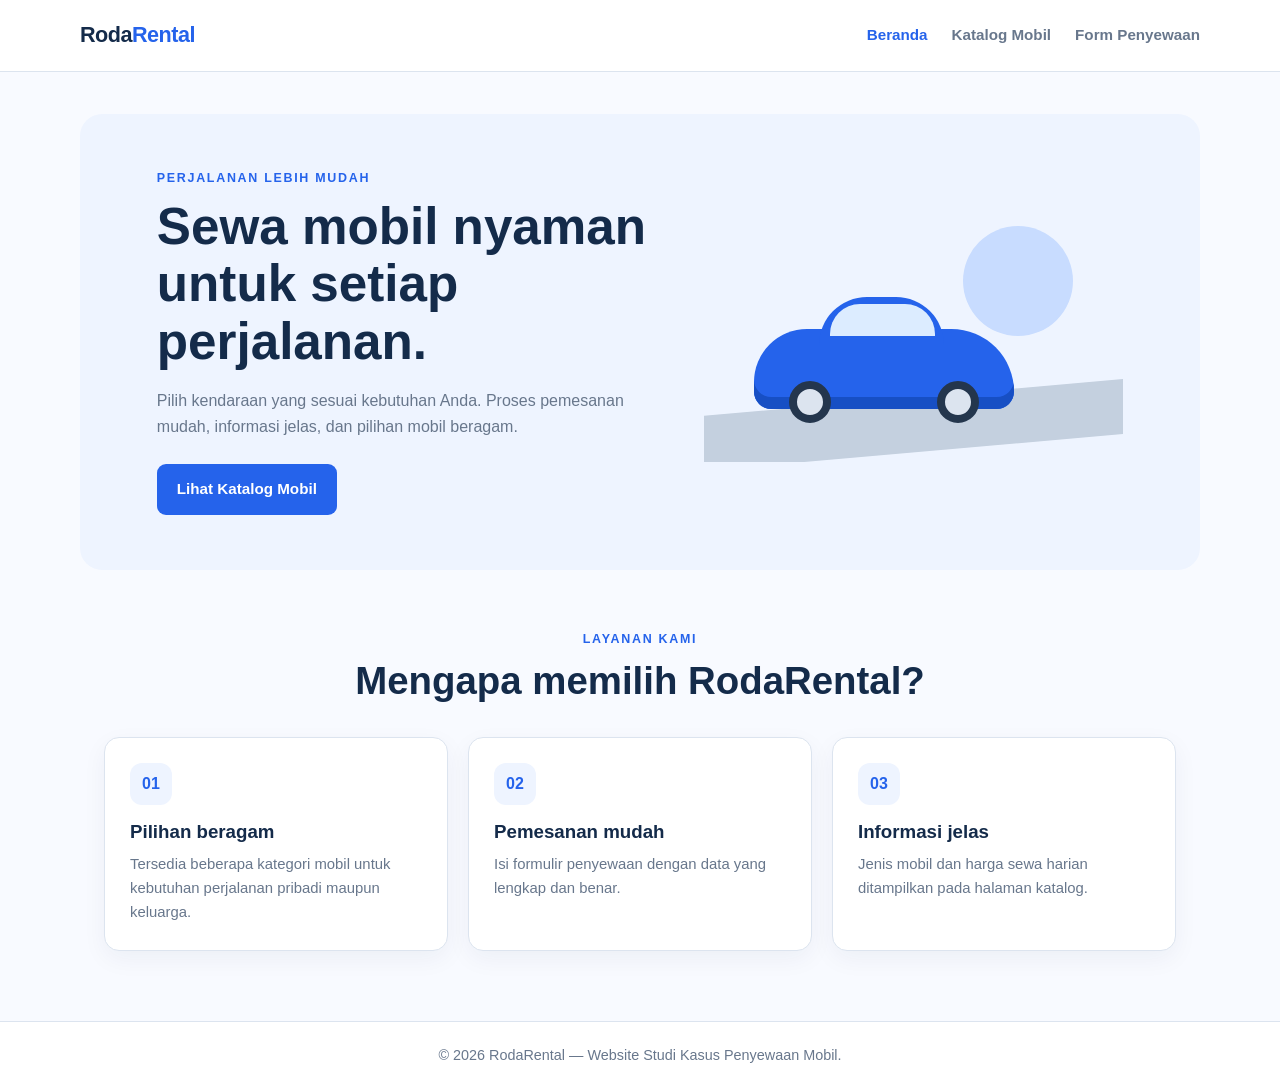
<file: index.html>
<!DOCTYPE html>
<html lang="id">
<head>
  <meta charset="UTF-8">
  <meta name="viewport" content="width=device-width, initial-scale=1.0">
  <meta name="description" content="Website layanan penyewaan mobil.">
  <title>Beranda | Rental Mobil</title>
  <link rel="stylesheet" href="style.css">
</head>
<body>
  <header class="site-header">
    <a class="brand" href="index.html">Roda<span>Rental</span></a>
    <nav aria-label="Navigasi utama">
      <a class="active" href="index.html">Beranda</a>
      <a href="katalog_011.html">Katalog Mobil</a>
      <a href="form.html">Form Penyewaan</a>
    </nav>
  </header>

  <main>
    <section class="hero">
      <div class="hero-copy">
        <p class="eyebrow">PERJALANAN LEBIH MUDAH</p>
        <h1>Sewa mobil nyaman untuk setiap perjalanan.</h1>
        <p>Pilih kendaraan yang sesuai kebutuhan Anda. Proses pemesanan mudah, informasi jelas, dan pilihan mobil beragam.</p>
        <a class="button" href="katalog_011.html">Lihat Katalog Mobil</a>
      </div>
      <div class="hero-art" role="img" aria-label="Ilustrasi mobil untuk layanan penyewaan">
        <div class="sun"></div><div class="road"></div>
        <div class="car"><div class="window"></div><div class="wheel wheel-one"></div><div class="wheel wheel-two"></div></div>
      </div>
    </section>

    <section class="section">
      <div class="section-heading">
        <p class="eyebrow">LAYANAN KAMI</p>
        <h2>Mengapa memilih RodaRental?</h2>
      </div>
      <div class="feature-grid">
        <article class="feature-card"><span class="feature-icon">01</span><h3>Pilihan beragam</h3><p>Tersedia beberapa kategori mobil untuk kebutuhan perjalanan pribadi maupun keluarga.</p></article>
        <article class="feature-card"><span class="feature-icon">02</span><h3>Pemesanan mudah</h3><p>Isi formulir penyewaan dengan data yang lengkap dan benar.</p></article>
        <article class="feature-card"><span class="feature-icon">03</span><h3>Informasi jelas</h3><p>Jenis mobil dan harga sewa harian ditampilkan pada halaman katalog.</p></article>
      </div>
    </section>
  </main>

  <footer><p>© 2026 RodaRental — Website Studi Kasus Penyewaan Mobil.</p></footer>
</body>
</html>
</file>
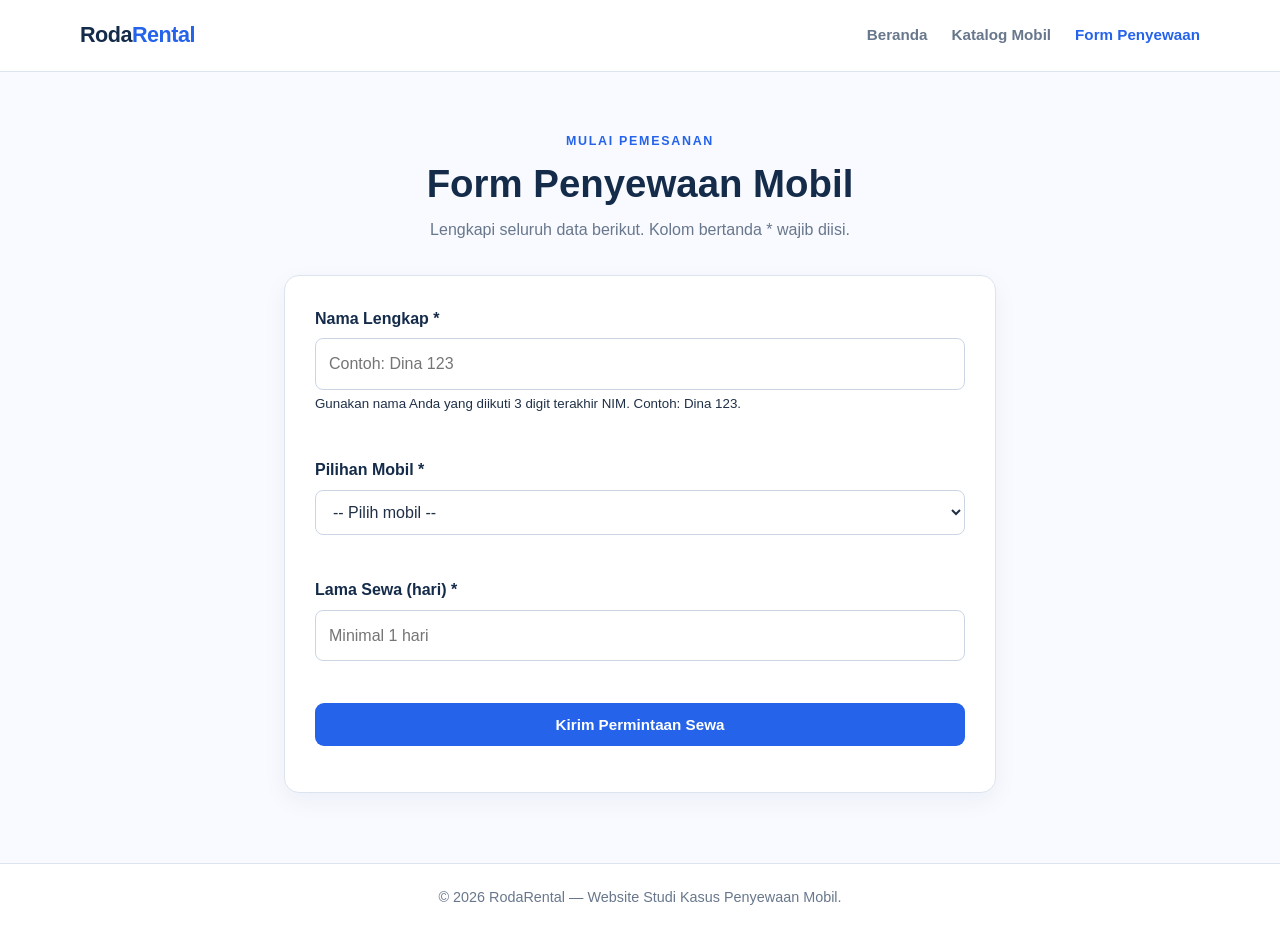
<file: form.html>
<!DOCTYPE html>
<html lang="id">
<head>
  <meta charset="UTF-8">
  <meta name="viewport" content="width=device-width, initial-scale=1.0">
  <meta name="description" content="Formulir penyewaan mobil RodaRental.">
  <title>Form Penyewaan | Rental Mobil</title>
  <link rel="stylesheet" href="style.css">
  <script src="script.js" defer></script>
</head>
<body>
  <header class="site-header">
    <a class="brand" href="index.html">Roda<span>Rental</span></a>
    <nav aria-label="Navigasi utama">
      <a href="index.html">Beranda</a>
      <a href="katalog_011.html">Katalog Mobil</a>
      <a class="active" href="form.html">Form Penyewaan</a>
    </nav>
  </header>

  <main class="section form-section">
    <div class="section-heading">
      <p class="eyebrow">MULAI PEMESANAN</p>
      <h1>Form Penyewaan Mobil</h1>
      <p>Lengkapi seluruh data berikut. Kolom bertanda * wajib diisi.</p>
    </div>

    <form id="rentalForm" class="rental-form" novalidate>
      <div class="form-group">
    <label for="nama">Nama Lengkap *</label>

    <input
        type="text"
        id="nama"
        name="nama"
        placeholder="Contoh: Dina 123"
        required
    >

    <small>
        Gunakan nama Anda yang diikuti 3 digit terakhir NIM.
        Contoh: Dina 123.
    </small>

    <small class="error" id="namaError"></small>
</div>


      <div class="form-group">
        <label for="mobil">Pilihan Mobil *</label>
        <select id="mobil" name="mobil" required>
          <option value="">-- Pilih mobil --</option>
          <option value="Toyota Avanza">Toyota Avanza</option>
          <option value="Honda Brio">Honda Brio</option>
          <option value="Toyota Innova">Toyota Innova</option>
        </select>
        <small class="error" id="mobilError"></small>
      </div>

      <div class="form-group">
        <label for="lama">Lama Sewa (hari) *</label>
        <input type="number" id="lama" name="lama" min="1" step="1" placeholder="Minimal 1 hari" required>
        <small class="error" id="lamaError"></small>
      </div>

      <button class="button submit-button" type="submit">Kirim Permintaan Sewa</button>
      <p id="formMessage" class="form-message" role="status" aria-live="polite"></p>
    </form>
  </main>

  <footer><p>© 2026 RodaRental — Website Studi Kasus Penyewaan Mobil.</p></footer>
</body>
</html>
</file>
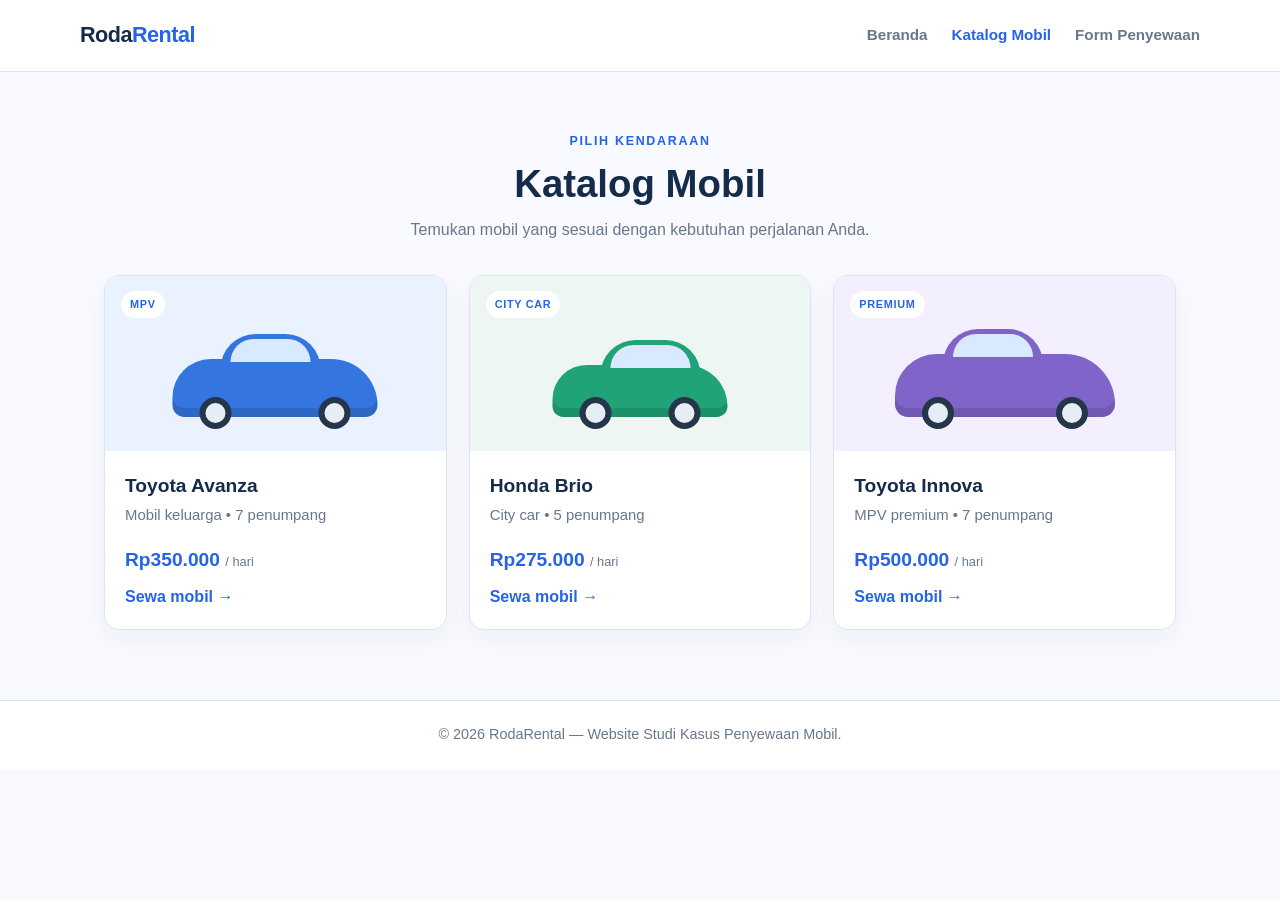
<file: katalog_011.html>
<!DOCTYPE html>
<html lang="id">
<head>
  <meta charset="UTF-8">
  <meta name="viewport" content="width=device-width, initial-scale=1.0">
  <meta name="description" content="Katalog pilihan mobil yang tersedia untuk disewa.">
  <title>Katalog Mobil | Rental Mobil</title>
  <link rel="stylesheet" href="style.css">
</head>
<body>
  <header class="site-header">
    <a class="brand" href="index.html">Roda<span>Rental</span></a>
    <nav aria-label="Navigasi utama">
      <a href="index.html">Beranda</a>
      <a class="active" href="katalog_NIM.html">Katalog Mobil</a>
      <a href="form.html">Form Penyewaan</a>
    </nav>
  </header>

  <main class="section">
    <div class="section-heading">
      <p class="eyebrow">PILIH KENDARAAN</p>
      <h1>Katalog Mobil</h1>
      <p>Temukan mobil yang sesuai dengan kebutuhan perjalanan Anda.</p>
    </div>

    <section class="car-grid" aria-label="Daftar mobil yang tersedia">
      <article class="car-card">
        <div class="car-visual avanza" role="img" aria-label="Ilustrasi mobil keluarga Avanza"><span>MPV</span><div class="mini-car"><i></i><b></b></div></div>
        <div class="car-info"><h2>Toyota Avanza</h2><p>Mobil keluarga • 7 penumpang</p><div class="price">Rp350.000 <small>/ hari</small></div><a class="text-link" href="form.html">Sewa mobil →</a></div>
      </article>
      <article class="car-card">
        <div class="car-visual brio" role="img" aria-label="Ilustrasi mobil Honda Brio"><span>CITY CAR</span><div class="mini-car"><i></i><b></b></div></div>
        <div class="car-info"><h2>Honda Brio</h2><p>City car • 5 penumpang</p><div class="price">Rp275.000 <small>/ hari</small></div><a class="text-link" href="form.html">Sewa mobil →</a></div>
      </article>
      <article class="car-card">
        <div class="car-visual innova" role="img" aria-label="Ilustrasi mobil Toyota Innova"><span>PREMIUM</span><div class="mini-car"><i></i><b></b></div></div>
        <div class="car-info"><h2>Toyota Innova</h2><p>MPV premium • 7 penumpang</p><div class="price">Rp500.000 <small>/ hari</small></div><a class="text-link" href="form.html">Sewa mobil →</a></div>
      </article>
    </section>
  </main>

  <footer><p>© 2026 RodaRental — Website Studi Kasus Penyewaan Mobil.</p></footer>
</body>
</html>
</file>
<file: style.css>
/* Gaya umum dan tata letak responsif */
:root {
  --navy: #142b4a;
  --blue: #2563eb;
  --pale: #eef4ff;
  --ink: #203047;
  --muted: #68778c;
  --white: #ffffff;
  --line: #dce4ef;
}
* { box-sizing: border-box; }
body { margin: 0; font-family: Arial, Helvetica, sans-serif; color: var(--ink); background: #f8faff; line-height: 1.6; }
.site-header { min-height: 72px; padding: 14px max(6%, calc((100% - 1120px)/2)); display: flex; align-items: center; justify-content: space-between; gap: 20px; background: var(--white); border-bottom: 1px solid var(--line); }
.brand { color: var(--navy); font-size: 1.35rem; font-weight: 800; text-decoration: none; letter-spacing: -.5px; }
.brand span { color: var(--blue); }
nav { display: flex; flex-wrap: wrap; gap: 24px; }
nav a { color: var(--muted); text-decoration: none; font-weight: 700; font-size: .95rem; }
nav a:hover, nav a.active { color: var(--blue); }
.hero { max-width: 1120px; margin: 42px auto 30px; padding: 55px 6%; min-height: 390px; display: grid; grid-template-columns: 1.1fr .9fr; align-items: center; gap: 35px; background: var(--pale); border-radius: 22px; overflow: hidden; }
.eyebrow { color: var(--blue); font-size: .78rem; font-weight: 800; letter-spacing: 1.7px; margin: 0 0 9px; }
h1, h2, h3, p { margin-top: 0; }
.hero h1 { color: var(--navy); font-size: clamp(2rem, 4vw, 3.35rem); line-height: 1.12; margin-bottom: 18px; }
.hero-copy > p:not(.eyebrow) { color: var(--muted); max-width: 520px; margin-bottom: 25px; }
.button { display: inline-block; border: 0; border-radius: 9px; padding: 13px 20px; color: var(--white); background: var(--blue); font-weight: 700; text-decoration: none; cursor: pointer; font-size: .95rem; }
.button:hover { background: #174fc4; }
.hero-art { height: 240px; position: relative; overflow: hidden; }
.sun { position: absolute; width: 110px; height: 110px; border-radius: 50%; background: #c8dcff; top: 4px; right: 50px; }
.road { position: absolute; height: 55px; background: #c4d0df; bottom: 10px; left: -20px; right: -30px; transform: skewY(-5deg); }
.car { position: absolute; width: 260px; height: 80px; left: 12%; bottom: 53px; border-radius: 55px 65px 18px 18px; background: #2563eb; box-shadow: inset 0 -12px #174fc4; }
.car:before { content: ""; position: absolute; width: 125px; height: 48px; left: 65px; top: -32px; background: #2563eb; border-radius: 55px 55px 0 0; }
.window { position: absolute; z-index: 1; width: 105px; height: 32px; left: 76px; top: -25px; background: #dcecff; border-radius: 30px 30px 0 0; }
.wheel { position: absolute; z-index: 2; bottom: -14px; width: 42px; height: 42px; border: 8px solid #24364d; background: #dce4ef; border-radius: 50%; }
.wheel-one { left: 35px; } .wheel-two { right: 35px; }
.section { max-width: 1120px; margin: 60px auto; padding: 0 24px; }
.section-heading { text-align: center; margin: 0 auto 32px; max-width: 680px; }
.section-heading h1, .section-heading h2 { color: var(--navy); font-size: clamp(1.8rem, 3vw, 2.5rem); line-height: 1.2; margin-bottom: 10px; }
.section-heading > p:last-child { color: var(--muted); }
.feature-grid { display: grid; grid-template-columns: repeat(3, 1fr); gap: 20px; }
.feature-card, .car-card, .rental-form { background: var(--white); border: 1px solid var(--line); border-radius: 15px; box-shadow: 0 8px 25px rgba(20,43,74,.05); }
.feature-card { padding: 25px; }
.feature-icon { display: inline-grid; place-items: center; width: 42px; height: 42px; border-radius: 12px; color: var(--blue); background: var(--pale); font-weight: 800; margin-bottom: 12px; }
.feature-card h3 { color: var(--navy); margin-bottom: 7px; }
.feature-card p, .car-info p { color: var(--muted); font-size: .93rem; margin-bottom: 0; }
.car-grid { display: grid; grid-template-columns: repeat(3, minmax(0, 1fr)); gap: 22px; }
.car-card { overflow: hidden; }
.car-visual { height: 175px; position: relative; overflow: hidden; background: #eaf1ff; }
.car-visual > span { position: absolute; top: 15px; left: 16px; color: var(--blue); background: white; padding: 5px 9px; border-radius: 20px; font-size: .68rem; font-weight: 800; letter-spacing: .7px; }
.car-visual.brio { background: #edf6f2; } .car-visual.innova { background: #f3efff; }
.mini-car { position: absolute; width: 205px; height: 58px; left: 50%; bottom: 34px; transform: translateX(-50%); background: #3475df; border-radius: 48px 58px 15px 15px; box-shadow: inset 0 -9px rgba(0,0,0,.12); }
.brio .mini-car { width: 175px; height: 52px; background: #20a477; }
.innova .mini-car { width: 220px; height: 63px; background: #8064c9; }
.mini-car:before { content: ""; position: absolute; width: 100px; height: 35px; left: 48px; top: -25px; border-radius: 45px 45px 0 0; background: inherit; }
.mini-car:after { content: ""; position: absolute; width: 80px; height: 23px; left: 58px; top: -20px; border-radius: 30px 30px 0 0; background: #d9e9ff; }
.mini-car i, .mini-car b { position: absolute; z-index: 2; bottom: -12px; width: 32px; height: 32px; border: 6px solid #25364b; border-radius: 50%; background: #e6edf5; }
.mini-car i { left: 27px; } .mini-car b { right: 27px; }
.car-info { padding: 20px; }
.car-info h2 { color: var(--navy); font-size: 1.2rem; margin-bottom: 3px; }
.price { color: var(--blue); font-size: 1.2rem; font-weight: 800; margin: 17px 0 8px; }
.price small { color: var(--muted); font-size: .8rem; font-weight: 400; }
.text-link { color: var(--blue); text-decoration: none; font-weight: 700; }
.form-section { max-width: 760px; }
.rental-form { padding: 30px; }
.form-group { margin-bottom: 20px; }
label { display: block; font-weight: 700; color: var(--navy); margin-bottom: 7px; }
input, select { width: 100%; padding: 12px 13px; border: 1px solid #cbd6e4; border-radius: 8px; background: white; color: var(--ink); font: inherit; }
input:focus, select:focus { outline: 3px solid #d8e5ff; border-color: var(--blue); }
.hint { display: block; color: var(--muted); margin-top: 5px; }
.error { display: block; min-height: 18px; color: #c62828; font-weight: 600; margin-top: 4px; }
.form-message { margin: 16px 0 0; font-weight: 700; }
.form-message.success { color: #167347; }
.form-message.failure { color: #c62828; }
.submit-button { width: 100%; }
footer { margin-top: 70px; padding: 22px; text-align: center; color: var(--muted); background: white; border-top: 1px solid var(--line); font-size: .9rem; }
footer p { margin: 0; }

@media (max-width: 760px) {
  .site-header { align-items: flex-start; flex-direction: column; padding: 16px 5%; }
  nav { gap: 12px 18px; }
  .hero { margin: 20px 14px; padding: 35px 25px; grid-template-columns: 1fr; }
  .hero-art { height: 190px; }
  .feature-grid, .car-grid { grid-template-columns: 1fr; }
  .section { margin: 42px auto; padding: 0 16px; }
  .rental-form { padding: 22px; }
}
</file>
